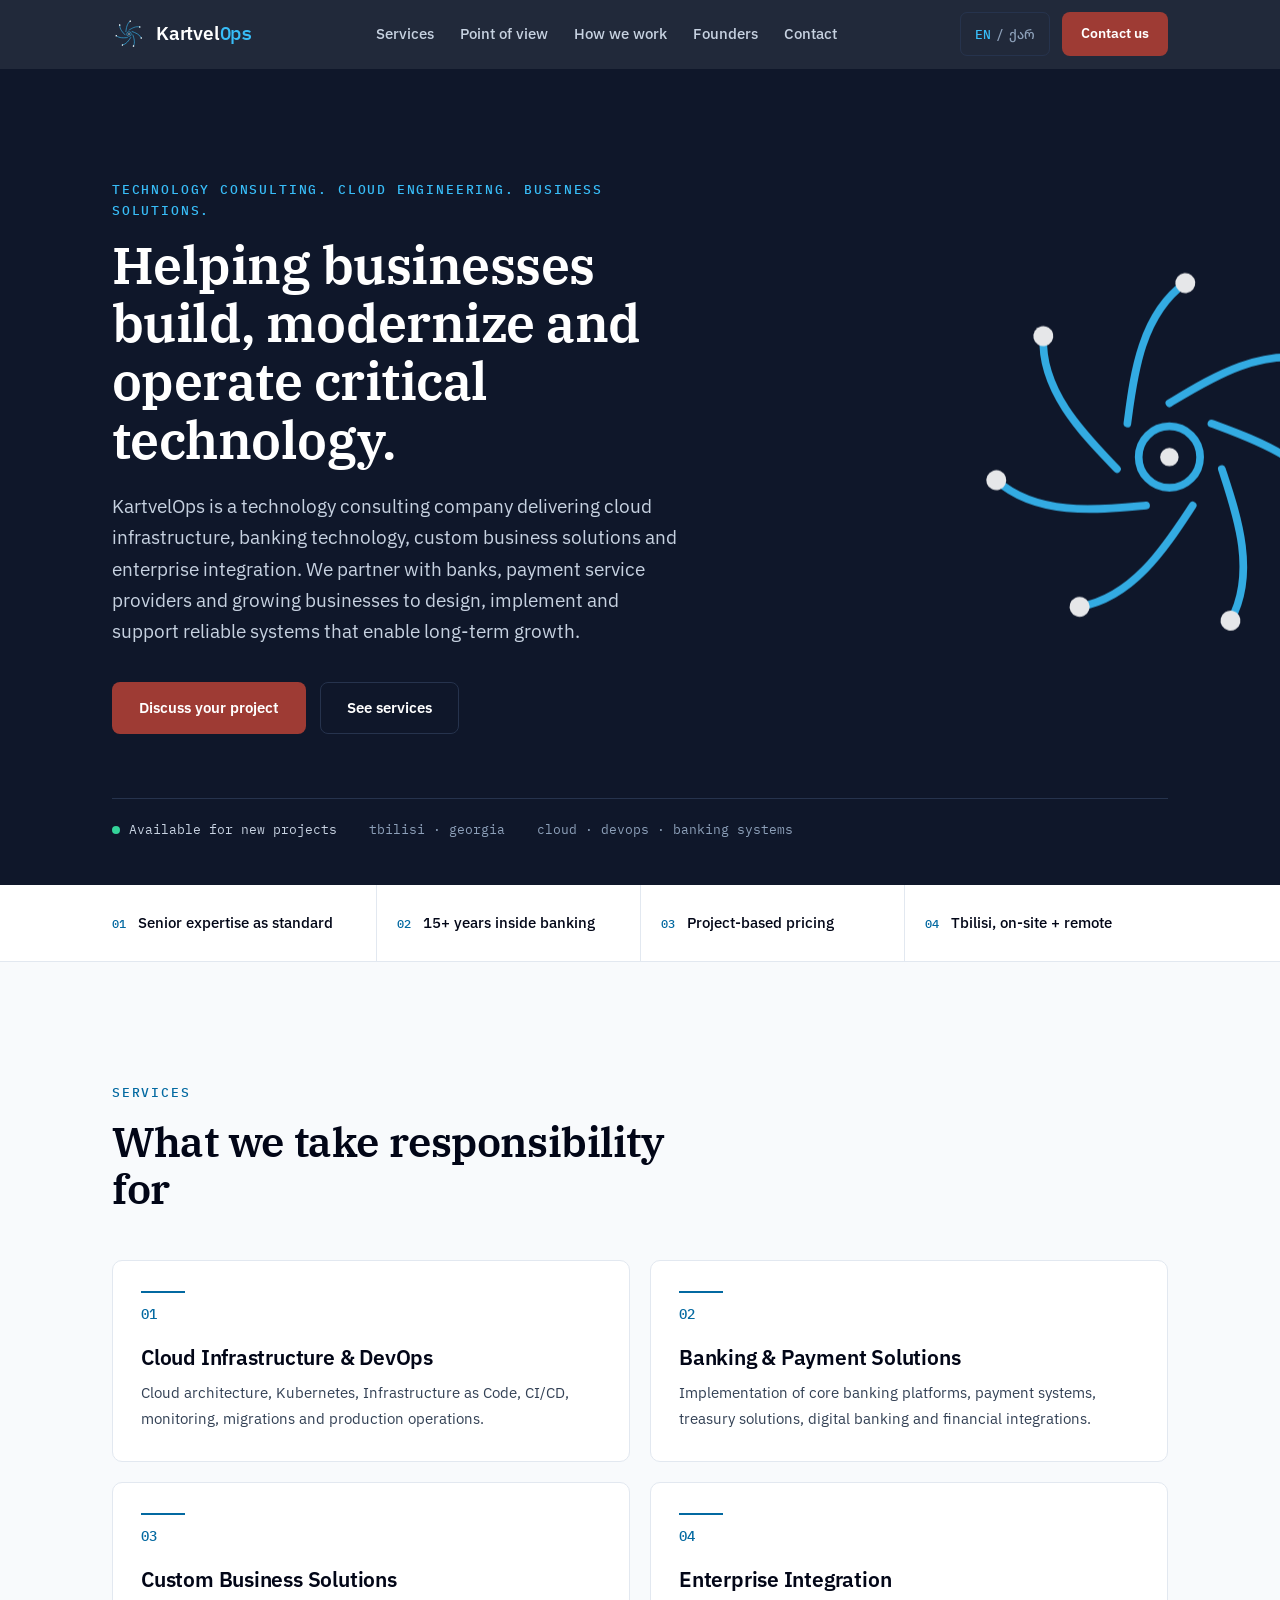
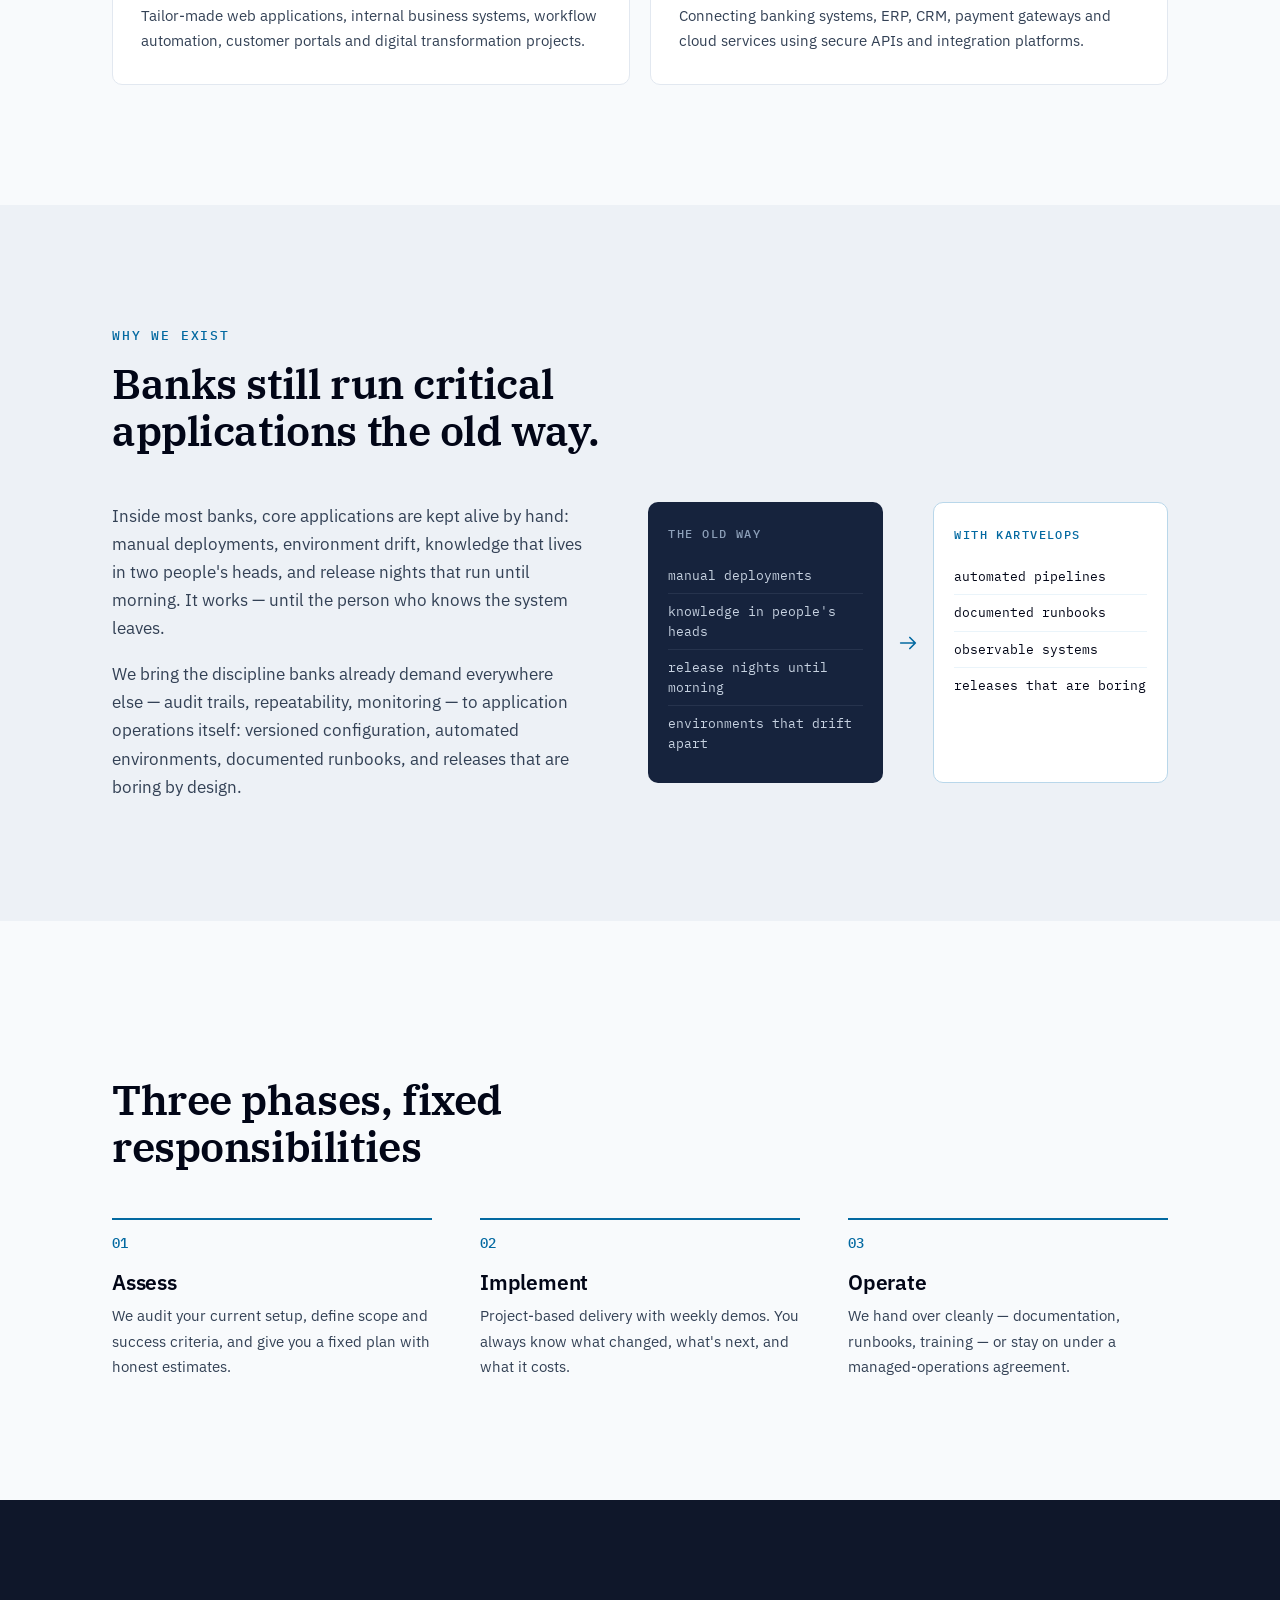
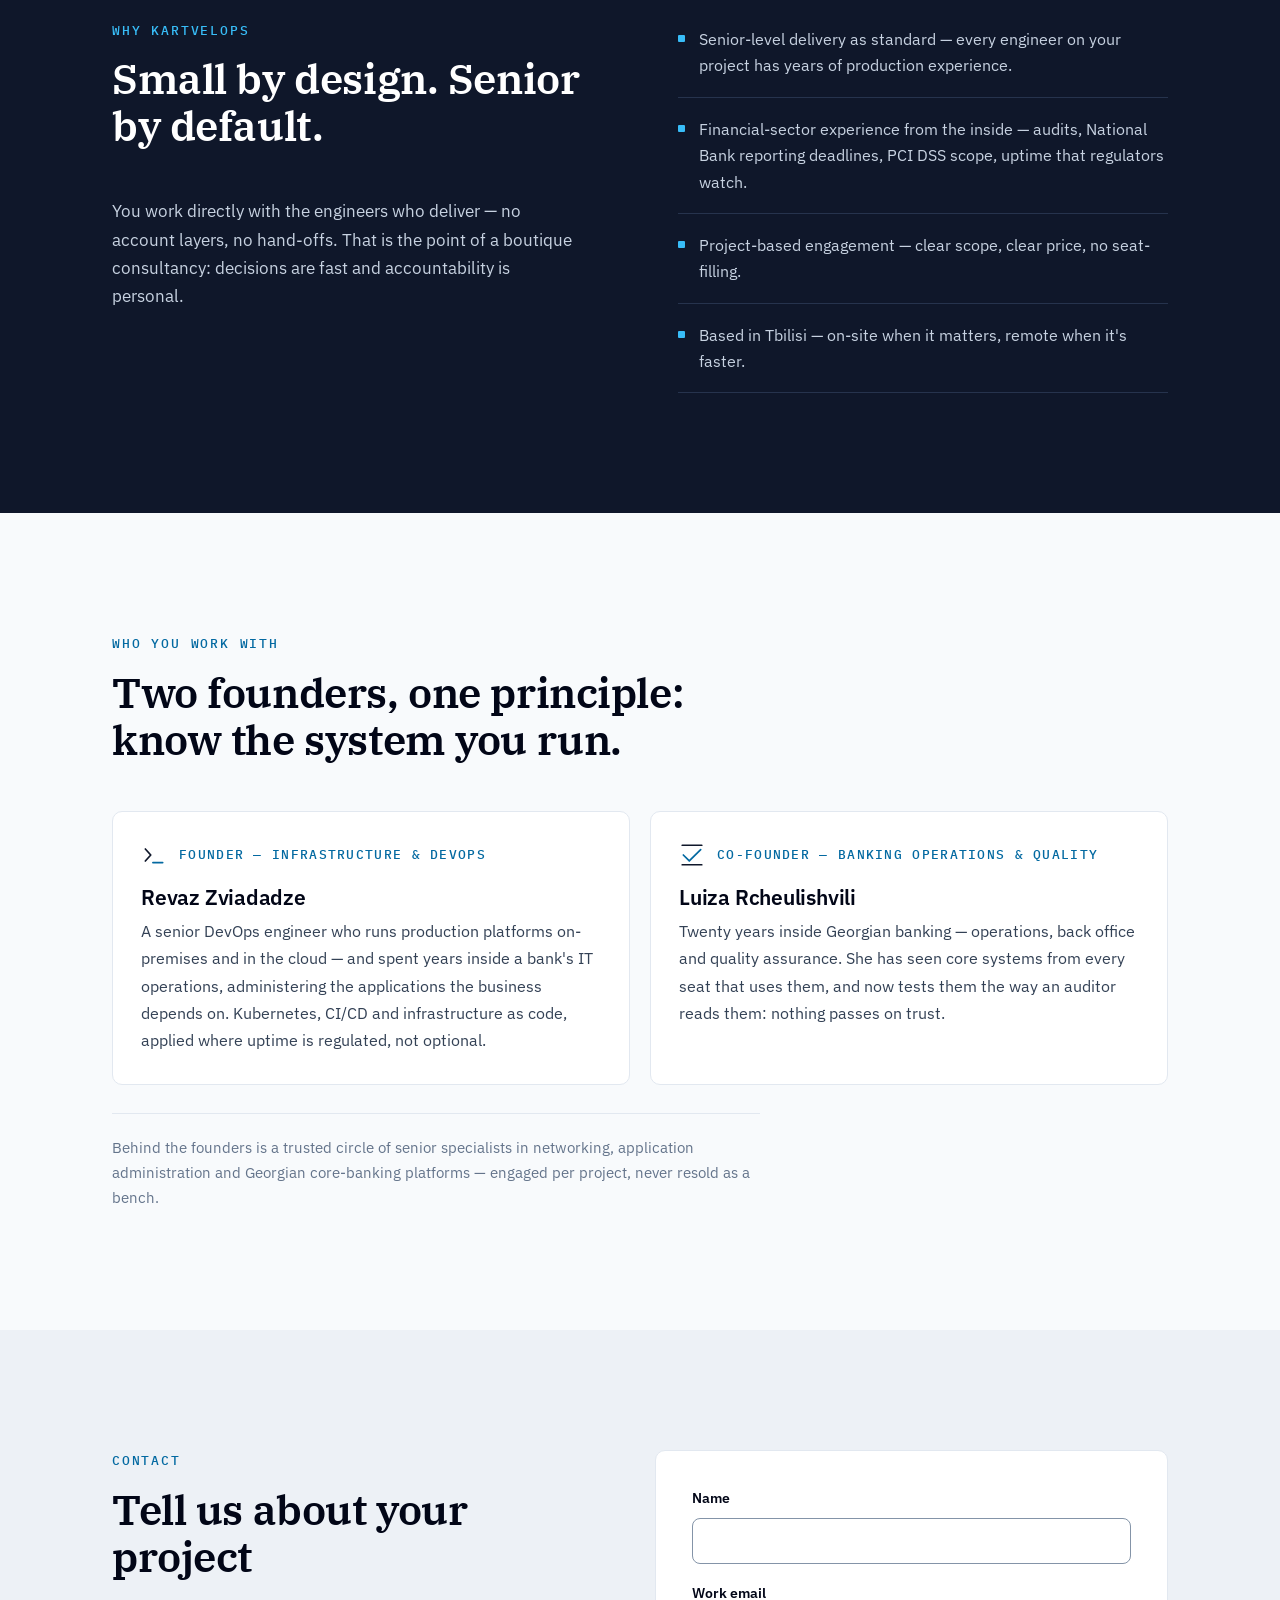
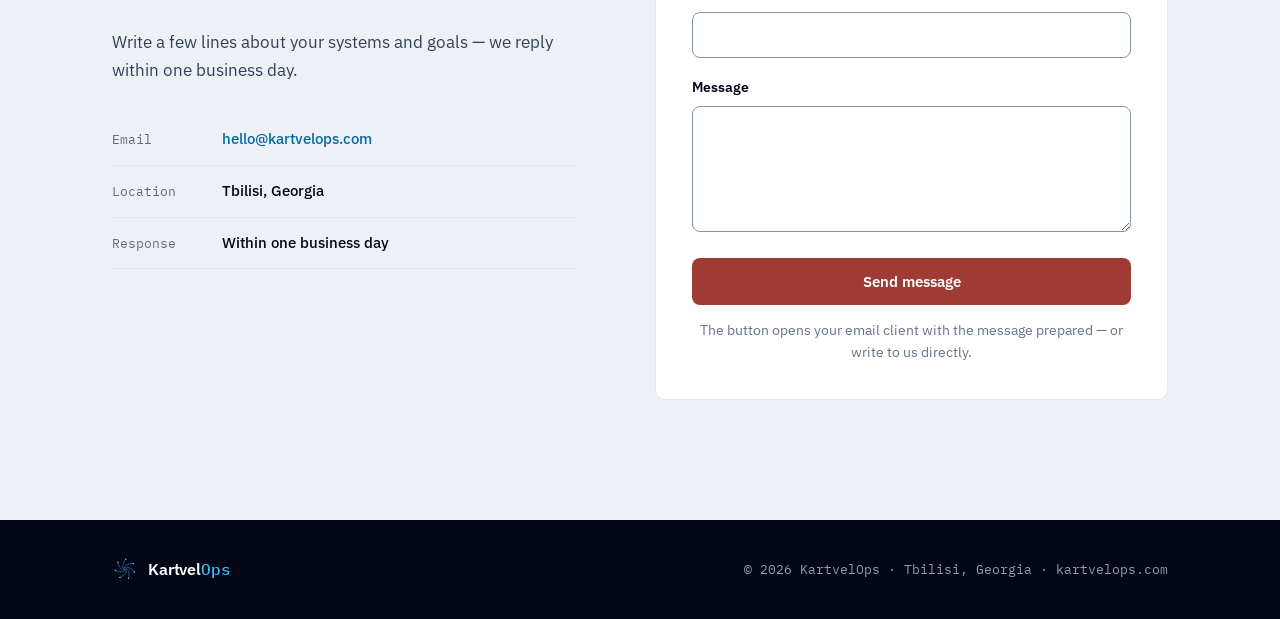
<file: index.html>
<!DOCTYPE html>
<html lang="en">
<head>
  <meta charset="UTF-8">
  <meta name="viewport" content="width=device-width, initial-scale=1.0">
  <title>KartvelOps — Cloud, DevOps & Banking Systems · Tbilisi</title>
  <meta name="description" content="KartvelOps is a Tbilisi-based IT consultancy. We implement, integrate and operate enterprise platforms — cloud infrastructure, DevOps and banking systems — with engineering discipline.">
  <link rel="canonical" href="https://kartvelops.com/">
  <link rel="alternate" hreflang="en" href="https://kartvelops.com/">
  <link rel="alternate" hreflang="ka" href="https://kartvelops.com/?lang=ka">
  <link rel="alternate" hreflang="x-default" href="https://kartvelops.com/">
  <meta name="theme-color" content="#0F172A">
  <meta property="og:type" content="website">
  <meta property="og:site_name" content="KartvelOps">
  <meta property="og:title" content="KartvelOps — Cloud, DevOps & Banking Systems · Tbilisi">
  <meta property="og:description" content="Cloud infrastructure and banking systems, run with engineering discipline. A boutique IT consultancy in Tbilisi, Georgia.">
  <meta property="og:url" content="https://kartvelops.com/">
  <meta property="og:image" content="https://kartvelops.com/assets/og-image.png">
  <meta property="og:image:width" content="1200">
  <meta property="og:image:height" content="630">
  <meta property="og:image:alt" content="KartvelOps — Borjgali mark with the tagline: cloud infrastructure and banking systems, run with engineering discipline.">
  <meta property="og:locale" content="en_US">
  <meta property="og:locale:alternate" content="ka_GE">
  <meta name="twitter:card" content="summary_large_image">
  <meta name="twitter:title" content="KartvelOps — Cloud, DevOps & Banking Systems · Tbilisi">
  <meta name="twitter:description" content="Cloud infrastructure and banking systems, run with engineering discipline. A boutique IT consultancy in Tbilisi, Georgia.">
  <meta name="twitter:image" content="https://kartvelops.com/assets/og-image.png">
  <link rel="icon" type="image/svg+xml" href="assets/favicon.svg">
  <link rel="icon" href="/favicon.ico" sizes="32x32">
  <link rel="apple-touch-icon" href="assets/apple-touch-icon.png">
  <link rel="preconnect" href="https://fonts.googleapis.com">
  <link rel="preconnect" href="https://fonts.gstatic.com" crossorigin>
  <link href="https://fonts.googleapis.com/css2?family=IBM+Plex+Sans:wght@400;500;600&family=IBM+Plex+Serif:wght@600;700&family=IBM+Plex+Mono:wght@400;500&family=Noto+Sans+Georgian:wght@400;500;600&family=Noto+Serif+Georgian:wght@600;700&display=swap" rel="stylesheet">
  <link rel="stylesheet" href="assets/styles.css">
  <script type="application/ld+json">
  {
    "@context": "https://schema.org",
    "@type": "ProfessionalService",
    "name": "KartvelOps",
    "url": "https://kartvelops.com",
    "email": "hello@kartvelops.com",
    "description": "IT consultancy in Tbilisi, Georgia. Cloud & DevOps engineering, banking systems implementation, systems integration and managed operations.",
    "address": { "@type": "PostalAddress", "addressLocality": "Tbilisi", "addressCountry": "GE" },
    "areaServed": "Georgia",
    "knowsLanguage": ["ka", "en"],
    "founder": [
      { "@type": "Person", "name": "Revaz Zviadadze", "jobTitle": "Founder — Infrastructure & DevOps" },
      { "@type": "Person", "name": "Luiza Rcheulishvili", "jobTitle": "Co-founder — Banking Operations & Quality" }
    ]
  }
  </script>
</head>
<body>
  <div id="top"></div>
  <a class="skip-link" href="#main" data-i18n="skip">Skip to content</a>

  <!-- ============ HEADER ============ -->
  <header class="site-header">
    <div class="container header-inner">
      <a class="brand" href="#top" aria-label="KartvelOps — home">
        <svg class="brand-mark" viewBox="-60 -60 120 120" aria-hidden="true" focusable="false">
          <use href="#borjgali"></use>
        </svg>
        <span class="brand-word">Kartvel<span class="brand-ops">Ops</span></span>
      </a>
      <nav class="site-nav" aria-label="Main">
        <a href="#services" data-i18n="nav.services">Services</a>
        <a href="#pov" data-i18n="nav.pov">Point of view</a>
        <a href="#process" data-i18n="nav.process">How we work</a>
        <a href="#team" data-i18n="nav.team">Founders</a>
        <a href="#contact" data-i18n="nav.contact">Contact</a>
      </nav>
      <div class="header-actions">
        <button class="lang-toggle" id="langToggle" type="button" aria-label="Switch language">
          <span class="lang-opt" data-lang-opt="en">EN</span><span class="lang-sep">/</span><span class="lang-opt" data-lang-opt="ka">ქარ</span>
        </button>
        <a class="btn btn-primary btn-sm header-cta" href="#contact" data-i18n="nav.cta">Contact us</a>
        <button class="menu-toggle" id="menuToggle" type="button" aria-expanded="false" aria-controls="mobileMenu" aria-label="Menu">
          <span class="menu-bar" aria-hidden="true"></span>
          <span class="menu-bar" aria-hidden="true"></span>
        </button>
      </div>
    </div>
    <div class="mobile-menu" id="mobileMenu" hidden>
      <nav class="mobile-nav" aria-label="Mobile">
        <a href="#services" data-i18n="nav.services">Services</a>
        <a href="#pov" data-i18n="nav.pov">Point of view</a>
        <a href="#process" data-i18n="nav.process">How we work</a>
        <a href="#team" data-i18n="nav.team">Founders</a>
        <a href="#contact" data-i18n="nav.contact">Contact</a>
      </nav>
      <a class="btn btn-invert btn-block" href="#contact" data-i18n="nav.cta">Contact us</a>
    </div>
  </header>

  <main id="main">

    <!-- ============ HERO ============ -->
    <section class="hero" aria-labelledby="hero-title">
      <div class="container hero-grid">
        <div class="hero-copy">
          <p class="eyebrow hero-load" style="--d:0ms" data-i18n="hero.eyebrow">Tbilisi, Georgia — IT consultancy</p>
          <h1 class="hero-title hero-load" style="--d:80ms" id="hero-title" data-i18n="hero.title">Cloud infrastructure and banking systems, run with engineering discipline.</h1>
          <p class="hero-lead hero-load" style="--d:160ms" data-i18n="hero.lead">KartvelOps implements, integrates and operates the platforms businesses depend on — from CI/CD and Kubernetes to core-banking rollouts. Experienced engineers on every task, project-based delivery, nothing you don't need.</p>
          <div class="hero-ctas hero-load" style="--d:240ms">
            <a class="btn btn-invert" href="#contact" data-i18n="hero.cta1">Discuss your project</a>
            <a class="btn btn-ghost" href="#services" data-i18n="hero.cta2">See services</a>
          </div>
        </div>
        <div class="hero-visual" aria-hidden="true">
          <svg class="borjgali-hero" viewBox="-60 -60 120 120" focusable="false">
            <defs>
              <g id="borjgali-core">
                <g class="bj-arms">
                  <g class="bj-arm"><path d="M 0 -14 C 10 -20, 24 -29, 38 -25"></path><circle class="bj-node" cx="38" cy="-25" r="2.6"></circle></g>
                  <g class="bj-arm" transform="rotate(51.43)"><path d="M 0 -14 C 10 -20, 24 -29, 38 -25"></path><circle class="bj-node" cx="38" cy="-25" r="2.6"></circle></g>
                  <g class="bj-arm" transform="rotate(102.86)"><path d="M 0 -14 C 10 -20, 24 -29, 38 -25"></path><circle class="bj-node" cx="38" cy="-25" r="2.6"></circle></g>
                  <g class="bj-arm" transform="rotate(154.29)"><path d="M 0 -14 C 10 -20, 24 -29, 38 -25"></path><circle class="bj-node" cx="38" cy="-25" r="2.6"></circle></g>
                  <g class="bj-arm" transform="rotate(205.71)"><path d="M 0 -14 C 10 -20, 24 -29, 38 -25"></path><circle class="bj-node" cx="38" cy="-25" r="2.6"></circle></g>
                  <g class="bj-arm" transform="rotate(257.14)"><path d="M 0 -14 C 10 -20, 24 -29, 38 -25"></path><circle class="bj-node" cx="38" cy="-25" r="2.6"></circle></g>
                  <g class="bj-arm" transform="rotate(308.57)"><path d="M 0 -14 C 10 -20, 24 -29, 38 -25"></path><circle class="bj-node" cx="38" cy="-25" r="2.6"></circle></g>
                </g>
                <circle class="bj-core" cx="0" cy="0" r="8"></circle>
                <circle class="bj-dot" cx="0" cy="0" r="2.4"></circle>
              </g>
              <g id="borjgali">
                <circle class="bj-orbit" cx="0" cy="0" r="52"></circle>
                <use href="#borjgali-core"></use>
              </g>
            </defs>
            <use href="#borjgali-core"></use>
          </svg>
        </div>
      </div>
      <div class="container">
        <div class="status-strip hero-load" style="--d:320ms">
          <span class="status-item"><span class="status-dot" aria-hidden="true"></span><span data-i18n="status.available">available for new projects</span></span>
          <span class="status-item status-dim">tbilisi · georgia</span>
          <span class="status-item status-dim">cloud · devops · banking systems</span>
        </div>
      </div>
    </section>

    <!-- ============ TRUST MARKERS ============ -->
    <section class="trust" aria-label="Key facts">
      <div class="container trust-row">
        <div class="trust-item reveal" style="--d:0ms"><span class="trust-key">01</span><span data-i18n="trust.1">Senior expertise as standard</span></div>
        <div class="trust-item reveal" style="--d:60ms"><span class="trust-key">02</span><span data-i18n="trust.2">20+ years inside banking</span></div>
        <div class="trust-item reveal" style="--d:120ms"><span class="trust-key">03</span><span data-i18n="trust.3">Project-based pricing</span></div>
        <div class="trust-item reveal" style="--d:180ms"><span class="trust-key">04</span><span data-i18n="trust.4">Tbilisi, on-site + remote</span></div>
      </div>
    </section>

    <!-- ============ SERVICES ============ -->
    <section class="section" id="services" aria-labelledby="services-title">
      <div class="container">
        <p class="eyebrow reveal" data-i18n="services.eyebrow">Services</p>
        <h2 class="section-title reveal" id="services-title" data-i18n="services.title">What we take responsibility for</h2>
        <div class="cards-grid">
          <article class="card reveal" style="--d:0ms">
            <span class="card-num" aria-hidden="true">01</span>
            <h3 data-i18n="svc1.title">Cloud &amp; DevOps engineering</h3>
            <p data-i18n="svc1.body">CI/CD pipelines, Kubernetes, infrastructure as code, observability — on-premises and in the cloud. We design the platform, automate delivery, and leave your team faster than we found it.</p>
          </article>
          <article class="card reveal" style="--d:80ms">
            <span class="card-num" aria-hidden="true">02</span>
            <h3 data-i18n="svc2.title">Banking systems implementation</h3>
            <p data-i18n="svc2.body">Rollout, parameterization and day-two operation of core and peripheral banking applications — environments, data migration, batch operations, UAT and go-live, run to financial-sector standards.</p>
          </article>
          <article class="card reveal" style="--d:160ms">
            <span class="card-num" aria-hidden="true">03</span>
            <h3 data-i18n="svc3.title">Systems integration</h3>
            <p data-i18n="svc3.body">Connecting core platforms to the systems around them — APIs, middleware, reporting flows — with clean contracts and documented interfaces.</p>
          </article>
          <article class="card reveal" style="--d:240ms">
            <span class="card-num" aria-hidden="true">04</span>
            <h3 data-i18n="svc4.title">Managed operations</h3>
            <p data-i18n="svc4.body">After go-live we stay accountable: monitoring, incident response, upgrades and SLAs — so the platform keeps earning trust.</p>
          </article>
        </div>
      </div>
    </section>

    <!-- ============ POINT OF VIEW ============ -->
    <section class="section section-mist" id="pov" aria-labelledby="pov-title">
      <div class="container">
        <p class="eyebrow reveal" data-i18n="pov.eyebrow">Why we exist</p>
        <h2 class="section-title reveal" id="pov-title" data-i18n="pov.title">Banks still run critical applications the old way.</h2>
        <div class="pov-grid">
          <div class="pov-copy">
            <p class="reveal" data-i18n="pov.body1">Inside most banks, core applications are kept alive by hand: manual deployments, environment drift, knowledge that lives in two people's heads, and release nights that run until morning. It works — until the person who knows the system leaves.</p>
            <p class="reveal" data-i18n="pov.body2">We bring the discipline banks already demand everywhere else — audit trails, repeatability, monitoring — to application operations itself: versioned configuration, automated environments, documented runbooks, and releases that are boring by design.</p>
          </div>
          <div class="pov-compare reveal" role="img" aria-label="Comparison of the old way of running banking applications versus the KartvelOps way">
            <div class="pov-panel pov-panel-old">
              <p class="pov-panel-title" data-i18n="pov.old.title">the old way</p>
              <ul>
                <li data-i18n="pov.old.1">manual deployments</li>
                <li data-i18n="pov.old.2">knowledge in people's heads</li>
                <li data-i18n="pov.old.3">release nights until morning</li>
                <li data-i18n="pov.old.4">environments that drift apart</li>
              </ul>
            </div>
            <div class="pov-arrow" aria-hidden="true">
              <svg viewBox="0 0 24 24" focusable="false"><path d="M4 12h16m0 0-6-6m6 6-6 6"/></svg>
            </div>
            <div class="pov-panel pov-panel-new">
              <p class="pov-panel-title" data-i18n="pov.new.title">with kartvelops</p>
              <ul>
                <li data-i18n="pov.new.1">automated pipelines</li>
                <li data-i18n="pov.new.2">documented runbooks</li>
                <li data-i18n="pov.new.3">observable systems</li>
                <li data-i18n="pov.new.4">releases that are boring</li>
              </ul>
            </div>
          </div>
        </div>
      </div>
    </section>

    <!-- ============ PROCESS ============ -->
    <section class="section" id="process" aria-labelledby="process-title">
      <div class="container">
        <p class="eyebrow reveal" data-i18n="process.eyebrow">How we work</p>
        <h2 class="section-title reveal" id="process-title" data-i18n="process.title">Three phases, fixed responsibilities</h2>
        <ol class="steps">
          <li class="step reveal" style="--d:0ms">
            <span class="step-num">01</span>
            <div>
              <h3 data-i18n="p1.title">Assess</h3>
              <p data-i18n="p1.body">We audit your current setup, define scope and success criteria, and give you a fixed plan with honest estimates.</p>
            </div>
          </li>
          <li class="step reveal" style="--d:100ms">
            <span class="step-num">02</span>
            <div>
              <h3 data-i18n="p2.title">Implement</h3>
              <p data-i18n="p2.body">Project-based delivery with weekly demos. You always know what changed, what's next, and what it costs.</p>
            </div>
          </li>
          <li class="step reveal" style="--d:200ms">
            <span class="step-num">03</span>
            <div>
              <h3 data-i18n="p3.title">Operate</h3>
              <p data-i18n="p3.body">We hand over cleanly — documentation, runbooks, training — or stay on under a managed-operations agreement.</p>
            </div>
          </li>
        </ol>
      </div>
    </section>

    <!-- ============ WHY US ============ -->
    <section class="section section-navy" id="why" aria-labelledby="why-title">
      <div class="container why-grid">
        <div>
          <p class="eyebrow eyebrow-dark reveal" data-i18n="why.eyebrow">Why KartvelOps</p>
          <h2 class="section-title reveal" id="why-title" data-i18n="why.title">Small by design. Senior by default.</h2>
          <p class="why-lead reveal" data-i18n="why.body">You work directly with the engineers who deliver — no account layers, no hand-offs. That is the point of a boutique consultancy: decisions are fast and accountability is personal.</p>
        </div>
        <ul class="why-list">
          <li class="reveal" style="--d:0ms"><span data-i18n="why.1">Senior-level delivery as standard — every engineer on your project has years of production experience.</span></li>
          <li class="reveal" style="--d:80ms"><span data-i18n="why.2">Financial-sector experience from the inside — audits, National Bank reporting deadlines, PCI DSS scope, uptime that regulators watch.</span></li>
          <li class="reveal" style="--d:160ms"><span data-i18n="why.3">Project-based engagement — clear scope, clear price, no seat-filling.</span></li>
          <li class="reveal" style="--d:240ms"><span data-i18n="why.4">Based in Tbilisi — on-site when it matters, remote when it's faster.</span></li>
        </ul>
      </div>
    </section>

    <!-- ============ FOUNDERS ============ -->
    <section class="section" id="team" aria-labelledby="team-title">
      <div class="container">
        <p class="eyebrow reveal" data-i18n="team.eyebrow">Who you work with</p>
        <h2 class="section-title reveal" id="team-title" data-i18n="team.title">Two founders, one principle: know the system you run.</h2>
        <div class="team-grid">
          <article class="founder reveal" style="--d:0ms">
            <div class="founder-head">
              <svg class="founder-glyph" viewBox="0 0 24 24" aria-hidden="true" focusable="false"><path d="M4 17.5 9 12 4 6.5"/><path d="M11 19h9" class="icon-accent"/></svg>
              <p class="founder-role" data-i18n="team.a.role">Founder — Infrastructure &amp; DevOps</p>
            </div>
            <h3 class="founder-name" data-i18n="team.a.name">Revaz Zviadadze</h3>
            <p class="founder-bio" data-i18n="team.a.bio">A senior DevOps engineer who runs production platforms on-premises and in the cloud — and spent years inside a bank's IT operations, administering the applications the business depends on. Kubernetes, CI/CD and infrastructure as code, applied where uptime is regulated, not optional.</p>
          </article>
          <article class="founder reveal" style="--d:100ms">
            <div class="founder-head">
              <svg class="founder-glyph" viewBox="0 0 24 24" aria-hidden="true" focusable="false"><path d="M20 7 9.5 17.5 4 12" class="icon-accent"/><path d="M3 21h18M3 3h18"/></svg>
              <p class="founder-role" data-i18n="team.b.role">Co-founder — Banking Operations &amp; Quality</p>
            </div>
            <h3 class="founder-name" data-i18n="team.b.name">Luiza Rcheulishvili</h3>
            <p class="founder-bio" data-i18n="team.b.bio">Twenty years inside Georgian banking — operations, back office and quality assurance. She has seen core systems from every seat that uses them, and now tests them the way an auditor reads them: nothing passes on trust.</p>
          </article>
        </div>
        <p class="team-note reveal" data-i18n="team.note">Behind the founders is a trusted circle of senior specialists in networking, application administration and Georgian core-banking platforms — engaged per project, never resold as a bench.</p>
      </div>
    </section>

    <!-- ============ CONTACT ============ -->
    <section class="section section-mist" id="contact" aria-labelledby="contact-title">
      <div class="container contact-grid">
        <div class="contact-copy">
          <p class="eyebrow reveal" data-i18n="contact.eyebrow">Contact</p>
          <h2 class="section-title reveal" id="contact-title" data-i18n="contact.title">Tell us about your project</h2>
          <p class="reveal" data-i18n="contact.body">Write a few lines about your systems and goals — we reply within one business day.</p>
          <dl class="contact-details reveal">
            <div><dt data-i18n="contact.email">Email</dt><dd><a href="mailto:hello@kartvelops.com">hello@kartvelops.com</a></dd></div>
            <div><dt data-i18n="contact.location">Location</dt><dd data-i18n="contact.city">Tbilisi, Georgia</dd></div>
            <div><dt data-i18n="contact.response">Response</dt><dd data-i18n="contact.responseTime">Within one business day</dd></div>
          </dl>
        </div>
        <form class="contact-form reveal" id="contactForm" novalidate>
          <div class="field">
            <label for="f-name" data-i18n="form.name">Name</label>
            <input id="f-name" name="name" type="text" autocomplete="name" required>
          </div>
          <div class="field">
            <label for="f-email" data-i18n="form.email">Work email</label>
            <input id="f-email" name="email" type="email" autocomplete="email" required>
          </div>
          <div class="field">
            <label for="f-msg" data-i18n="form.message">Message</label>
            <textarea id="f-msg" name="message" rows="5" required></textarea>
          </div>
          <button class="btn btn-primary btn-block" type="submit" data-i18n="form.send">Send message</button>
          <p class="form-note" data-i18n="form.note">The button opens your email client with the message prepared — or write to us directly.</p>
        </form>
      </div>
    </section>

  </main>

  <!-- ============ FOOTER ============ -->
  <footer class="site-footer">
    <div class="container footer-inner">
      <a class="brand brand-footer" href="#top" aria-label="KartvelOps — back to top">
        <svg class="brand-mark" viewBox="-60 -60 120 120" aria-hidden="true" focusable="false"><use href="#borjgali"></use></svg>
        <span class="brand-word">Kartvel<span class="brand-ops">Ops</span></span>
      </a>
      <p class="footer-meta"><span data-i18n="footer.line">© 2026 KartvelOps · Tbilisi, Georgia</span> · kartvelops.com</p>
    </div>
  </footer>

  <script src="assets/app.js"></script>
</body>
</html>
</file>
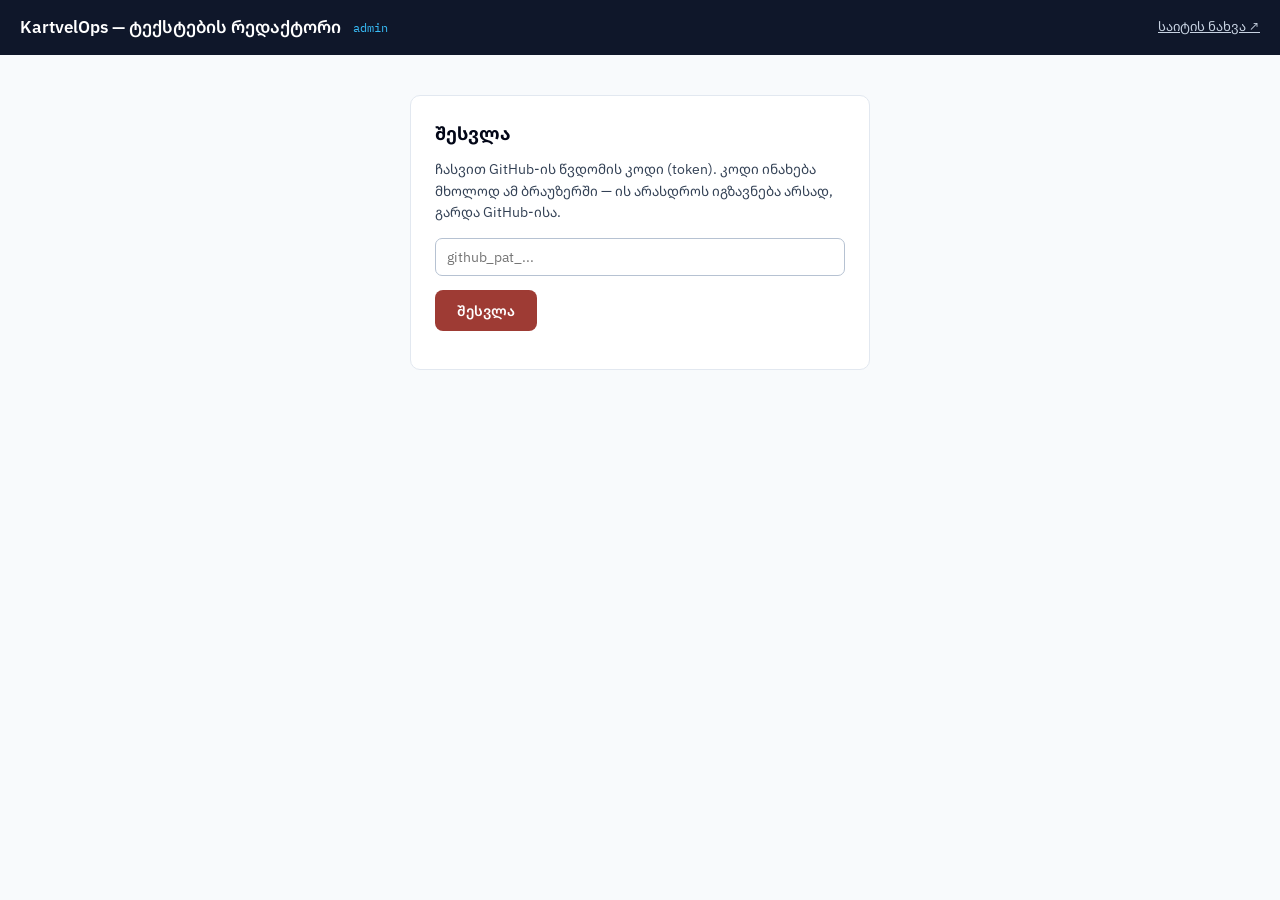
<file: admin/index.html>
<!DOCTYPE html>
<html lang="ka">
<head>
  <meta charset="UTF-8">
  <meta name="viewport" content="width=device-width, initial-scale=1.0">
  <meta name="robots" content="noindex, nofollow">
  <title>KartvelOps — ტექსტების რედაქტორი</title>
  <link rel="icon" type="image/svg+xml" href="../assets/favicon.svg">
  <link href="https://fonts.googleapis.com/css2?family=IBM+Plex+Sans:wght@400;500;600&family=IBM+Plex+Mono:wght@400;500&family=Noto+Sans+Georgian:wght@400;500;600&display=swap" rel="stylesheet">
  <style>
    :root {
      --ink: #020617; --navy: #0F172A; --slate: #334155; --slate-3: #64748B;
      --paper: #F8FAFC; --mist: #EDF1F6; --white: #FFFFFF; --border: #E2E8F0;
      --azure: #0369A1; --azure-bright: #38BDF8; --wine: #9E3B34; --ok: #059669; --err: #DC2626;
    }
    * { margin: 0; padding: 0; box-sizing: border-box; }
    body {
      font-family: "IBM Plex Sans", "Noto Sans Georgian", system-ui, sans-serif;
      background: var(--paper); color: var(--slate); font-size: 15px; line-height: 1.6;
      padding-bottom: 90px;
    }
    .top {
      background: var(--navy); color: var(--white);
      padding: 14px 20px; display: flex; align-items: center; gap: 12px; flex-wrap: wrap;
    }
    .top h1 { font-size: 17px; font-weight: 600; }
    .top .tag { font-family: "IBM Plex Mono", monospace; font-size: 12px; color: var(--azure-bright); }
    .top a { color: #C7D2E1; font-size: 13px; margin-left: auto; }
    .wrap { max-width: 860px; margin: 0 auto; padding: 24px 20px; }
    .hint {
      background: var(--mist); border: 1px solid var(--border); border-radius: 10px;
      padding: 14px 16px; font-size: 13.5px; margin-bottom: 22px; color: var(--slate);
    }
    .card {
      background: var(--white); border: 1px solid var(--border); border-radius: 10px;
      padding: 24px; max-width: 460px; margin: 40px auto;
    }
    .card h2 { font-size: 18px; color: var(--ink); margin-bottom: 10px; }
    .card p { font-size: 13.5px; margin-bottom: 14px; }
    input, textarea {
      width: 100%; font-family: inherit; font-size: 14px; color: var(--ink);
      background: var(--white); border: 1px solid #B6C2D2; border-radius: 7px;
      padding: 9px 11px;
    }
    textarea { resize: vertical; min-height: 64px; }
    input:focus, textarea:focus { outline: none; border-color: var(--azure); box-shadow: 0 0 0 3px rgba(3,105,161,.12); }
    button {
      font-family: inherit; font-size: 14px; font-weight: 600; cursor: pointer;
      border: none; border-radius: 8px; padding: 11px 22px;
      background: var(--wine); color: var(--white);
    }
    button:hover { filter: brightness(0.92); }
    button.quiet { background: transparent; color: var(--slate-3); font-weight: 500; }
    details {
      background: var(--white); border: 1px solid var(--border); border-radius: 10px;
      margin-bottom: 14px; overflow: hidden;
    }
    summary {
      cursor: pointer; padding: 14px 18px; font-weight: 600; color: var(--ink);
      font-size: 15px; user-select: none;
    }
    summary:hover { background: var(--mist); }
    .fields { padding: 4px 18px 18px; border-top: 1px solid var(--border); }
    .field { margin-top: 16px; }
    .field > label { display: block; font-size: 13px; font-weight: 600; color: var(--ink); margin-bottom: 6px; }
    .pair { display: grid; gap: 8px; }
    .pair .lang-row { display: flex; gap: 8px; align-items: flex-start; }
    .lang-tag {
      flex: none; font-family: "IBM Plex Mono", monospace; font-size: 11px; font-weight: 500;
      color: var(--azure); border: 1px solid var(--border); border-radius: 5px;
      padding: 3px 6px; margin-top: 7px; width: 38px; text-align: center;
    }
    .savebar {
      position: fixed; bottom: 0; left: 0; right: 0; z-index: 10;
      background: var(--navy); padding: 14px 20px;
      display: flex; align-items: center; gap: 16px;
    }
    .savebar .status { font-size: 13.5px; color: #C7D2E1; }
    .savebar .status.ok { color: #6EE7B7; }
    .savebar .status.err { color: #FCA5A5; }
    .hidden { display: none !important; }
  </style>
</head>
<body>
  <header class="top">
    <h1>KartvelOps — ტექსტების რედაქტორი</h1>
    <span class="tag">admin</span>
    <a href="../" target="_blank" rel="noopener">საიტის ნახვა ↗</a>
  </header>

  <!-- ============ LOGIN ============ -->
  <div class="card" id="loginCard">
    <h2>შესვლა</h2>
    <p>ჩასვით GitHub-ის წვდომის კოდი (token). კოდი ინახება მხოლოდ ამ ბრაუზერში — ის არასდროს იგზავნება არსად, გარდა GitHub-ისა.</p>
    <input id="tokenInput" type="password" placeholder="github_pat_..." autocomplete="off">
    <p style="margin-top:14px"></p>
    <button id="loginBtn">შესვლა</button>
    <p id="loginMsg" style="color:var(--err); margin-top:10px;"></p>
  </div>

  <!-- ============ EDITOR ============ -->
  <div class="wrap hidden" id="editor">
    <div class="hint">
      შეცვალეთ ტექსტი და დააჭირეთ „შენახვას" ქვემოთ. საიტი განახლდება დაახლოებით 1 წუთში.
      ყველა ცვლილება ინახება ისტორიაში — შეცდომის შემთხვევაში ყველაფრის აღდგენა შესაძლებელია.
      <strong>EN</strong> — ინგლისური ვერსია, <strong>ქარ</strong> — ქართული.
    </div>
    <div id="sections"></div>
  </div>

  <div class="savebar hidden" id="savebar">
    <button id="saveBtn">შენახვა</button>
    <span class="status" id="status"></span>
    <button class="quiet" id="logoutBtn" style="margin-left:auto">გასვლა</button>
  </div>

  <script>
  (function () {
    "use strict";

    var REPO = "tcpphoenix/kartvelops";
    var FILE = "content/texts.json";
    var API = "https://api.github.com/repos/" + REPO + "/contents/" + FILE;
    var TOKEN_KEY = "kartvelops-admin-token";

    /* ---- section titles & field labels (Georgian) ---- */
    var SECTIONS = [
      ["hero",     "მთავარი ეკრანი"],
      ["status",   "სტატუსის ზოლი"],
      ["trust",    "ფაქტების ზოლი"],
      ["services", "სერვისები — სათაური"],
      ["svc1",     "სერვისი 01 — ღრუბელი და DevOps"],
      ["svc2",     "სერვისი 02 — საბანკო სისტემები"],
      ["svc3",     "სერვისი 03 — ინტეგრაცია"],
      ["svc4",     "სერვისი 04 — მართული ოპერაციები"],
      ["pov",      "ჩვენი ხედვა"],
      ["process",  "როგორ ვმუშაობთ — სათაური"],
      ["p1",       "ეტაპი 01 — შეფასება"],
      ["p2",       "ეტაპი 02 — დანერგვა"],
      ["p3",       "ეტაპი 03 — ოპერირება"],
      ["why",      "რატომ ჩვენ"],
      ["team",     "გუნდი"],
      ["contact",  "კონტაქტი"],
      ["form",     "ფორმა"],
      ["nav",      "მენიუ (ნავიგაცია)"],
      ["footer",   "ქვედა ზოლი"],
      ["meta",     "SEO — სათაური და აღწერა"],
      ["skip",     "წვდომადობა (იშვიათად შესაცვლელი)"],
      ["aria",     "წვდომადობა — ეკრანის წამკითხველი"]
    ];
    var LABELS = {
      "title": "სათაური", "body": "ტექსტი", "eyebrow": "ზედა წარწერა", "lead": "ქვესათაური",
      "cta": "ღილაკი", "cta1": "მთავარი ღილაკი", "cta2": "მეორე ღილაკი",
      "name": "სახელი", "role": "როლი", "bio": "აღწერა", "note": "შენიშვნა",
      "send": "გაგზავნის ღილაკი", "email": "ელფოსტის ველი", "message": "შეტყობინების ველი",
      "line": "ტექსტი", "desc": "აღწერა", "available": "სტატუსის ტექსტი",
      "location": "მდებარეობა", "city": "ქალაქი", "response": "პასუხი", "responseTime": "პასუხის დრო",
      "services": "მენიუ — სერვისები", "pov": "მენიუ — ხედვა", "process": "მენიუ — პროცესი",
      "team": "მენიუ — გუნდი", "contact": "მენიუ — კონტაქტი", "lang": "ენის ღილაკის აღწერა", "menu": "მენიუს ღილაკი"
    };
    function labelFor(key) {
      var parts = key.split(".");
      var last = parts[parts.length - 1];
      if (/^\d+$/.test(last)) {
        var prev = parts[parts.length - 2];
        if (prev === "old") return "ძველი გზა — პუნქტი " + last;
        if (prev === "new") return "ახალი გზა — პუნქტი " + last;
        return "პუნქტი " + last;
      }
      if (parts[1] === "a" || parts[1] === "b") {
        var who = parts[1] === "a" ? "დამფუძნებელი — " : "თანადამფუძნებელი — ";
        return who + (LABELS[last] || last);
      }
      return LABELS[last] || last;
    }
    function sectionFor(key) {
      var p = key.split(".")[0];
      if (p === "skip") return "skip";
      return p;
    }

    /* ---- state ---- */
    var data = null;   // {en:{}, ka:{}}
    var sha = null;
    var token = null;
    try { token = localStorage.getItem(TOKEN_KEY); } catch (e) {}

    var $ = function (id) { return document.getElementById(id); };

    function b64encodeUtf8(str) {
      return btoa(unescape(encodeURIComponent(str)));
    }
    function b64decodeUtf8(b64) {
      return decodeURIComponent(escape(atob(b64.replace(/\n/g, ""))));
    }

    /* ---- load ---- */
    function load() {
      fetch(API, { headers: headers() })
        .then(function (r) {
          if (r.status === 401) throw new Error("auth");
          if (!r.ok) throw new Error("http " + r.status);
          return r.json();
        })
        .then(function (j) {
          sha = j.sha;
          data = JSON.parse(b64decodeUtf8(j.content));
          render();
          $("loginCard").classList.add("hidden");
          $("editor").classList.remove("hidden");
          $("savebar").classList.remove("hidden");
        })
        .catch(function (e) {
          if (e.message === "auth") {
            try { localStorage.removeItem(TOKEN_KEY); } catch (err) {}
            token = null;
            $("loginMsg").textContent = "კოდი არასწორია ან ვადაგასულია — სცადეთ თავიდან.";
            showLogin();
          } else {
            $("loginMsg").textContent = "ჩატვირთვა ვერ მოხერხდა: " + e.message;
            showLogin();
          }
        });
    }
    function headers() {
      var h = { "Accept": "application/vnd.github+json" };
      if (token) h["Authorization"] = "Bearer " + token;
      return h;
    }
    function showLogin() {
      $("loginCard").classList.remove("hidden");
      $("editor").classList.add("hidden");
      $("savebar").classList.add("hidden");
    }

    /* ---- render ---- */
    function render() {
      var host = $("sections");
      host.innerHTML = "";
      var keys = Object.keys(data.en);
      SECTIONS.forEach(function (sec, idx) {
        var secKeys = keys.filter(function (k) { return sectionFor(k) === sec[0]; });
        if (!secKeys.length) return;
        var det = document.createElement("details");
        if (idx === 0) det.open = true;
        var sum = document.createElement("summary");
        sum.textContent = sec[1];
        det.appendChild(sum);
        var fields = document.createElement("div");
        fields.className = "fields";
        secKeys.forEach(function (k) {
          var f = document.createElement("div");
          f.className = "field";
          var lab = document.createElement("label");
          lab.textContent = labelFor(k);
          f.appendChild(lab);
          var pair = document.createElement("div");
          pair.className = "pair";
          ["en", "ka"].forEach(function (l) {
            var row = document.createElement("div");
            row.className = "lang-row";
            var tag = document.createElement("span");
            tag.className = "lang-tag";
            tag.textContent = l === "en" ? "EN" : "ქარ";
            row.appendChild(tag);
            var long = (data[l][k] || "").length > 70;
            var inp = document.createElement(long ? "textarea" : "input");
            inp.value = data[l][k] || "";
            inp.dataset.lang = l;
            inp.dataset.key = k;
            row.appendChild(inp);
            pair.appendChild(row);
          });
          f.appendChild(pair);
          fields.appendChild(f);
        });
        det.appendChild(fields);
        host.appendChild(det);
      });
    }

    /* ---- save ---- */
    function collect() {
      var out = { en: {}, ka: {} };
      Object.keys(data.en).forEach(function (k) { out.en[k] = data.en[k]; });
      Object.keys(data.ka).forEach(function (k) { out.ka[k] = data.ka[k]; });
      var inputs = document.querySelectorAll("[data-key]");
      for (var i = 0; i < inputs.length; i++) {
        out[inputs[i].dataset.lang][inputs[i].dataset.key] = inputs[i].value;
      }
      return out;
    }
    function save(retrying) {
      var st = $("status");
      st.className = "status";
      st.textContent = "ინახება…";
      $("saveBtn").disabled = true;
      var body = JSON.stringify(collect(), null, 2) + "\n";
      fetch(API, {
        method: "PUT",
        headers: headers(),
        body: JSON.stringify({
          message: "Update site texts (admin)",
          content: b64encodeUtf8(body),
          sha: sha
        })
      })
        .then(function (r) {
          if (r.status === 409 && !retrying) {
            return fetch(API, { headers: headers() })
              .then(function (rr) { return rr.json(); })
              .then(function (j) { sha = j.sha; save(true); });
          }
          if (r.status === 401 || r.status === 403) throw new Error("კოდს არ აქვს ჩაწერის უფლება ან ვადა გაუვიდა.");
          if (!r.ok) throw new Error("შეცდომა (" + r.status + ")");
          return r.json().then(function (j) {
            if (j && j.content && j.content.sha) sha = j.content.sha;
            st.className = "status ok";
            st.textContent = "✓ შენახულია — საიტი განახლდება დაახლოებით 1 წუთში.";
          });
        })
        .catch(function (e) {
          st.className = "status err";
          st.textContent = "✗ " + e.message;
        })
        .finally(function () { $("saveBtn").disabled = false; });
    }

    /* ---- events ---- */
    $("loginBtn").addEventListener("click", function () {
      var t = $("tokenInput").value.trim();
      if (!t) { $("loginMsg").textContent = "ჩასვით კოდი."; return; }
      token = t;
      try { localStorage.setItem(TOKEN_KEY, t); } catch (e) {}
      $("loginMsg").textContent = "";
      load();
    });
    $("saveBtn").addEventListener("click", function () { save(false); });
    $("logoutBtn").addEventListener("click", function () {
      try { localStorage.removeItem(TOKEN_KEY); } catch (e) {}
      token = null;
      showLogin();
    });

    if (token) load(); else showLogin();
  })();
  </script>
</body>
</html>
</file>
<file: assets/styles.css>
/* ============================================================
   KartvelOps — design tokens & base
   Style: Trust & Authority (navy / azure / paper)
   Type: IBM Plex Serif (display) + IBM Plex Sans (body)
         + IBM Plex Mono (ops voice)
         + Noto Sans/Serif Georgian (ka)
   ============================================================ */

:root {
  /* color tokens */
  --ink: #020617;
  --navy: #0F172A;
  --navy-2: #16233D;
  --slate: #334155;
  --slate-3: #64748B;
  --slate-mist: #5B6B80;    /* muted text on mist surfaces: >=4.5:1 */
  --paper: #F8FAFC;
  --mist: #EDF1F6;
  --white: #FFFFFF;
  --border: #E2E8F0;
  --border-strong: #8494A8;   /* input boundaries: >=3:1 on white */
  --border-dark: #26334D;
  --azure: #0369A1;
  --azure-deep: #075985;
  --azure-bright: #38BDF8;
  --azure-tint: #EAF4FA;
  --text-dark: #C7D2E1;       /* body text on navy surfaces */
  --muted-dark: #8DA0B9;      /* small/dim text on navy: >=4.5:1 */
  --ok: #34D399;

  /* type */
  --font-display: "IBM Plex Serif", "Noto Serif Georgian", Georgia, serif;
  --font-sans: "IBM Plex Sans", "Noto Sans Georgian", system-ui, -apple-system, sans-serif;
  --font-mono: "IBM Plex Mono", "Noto Sans Georgian", ui-monospace, monospace;

  /* type scale */
  --text-xs: 13px;
  --text-sm: 15px;
  --text-base: 17px;
  --text-md: 19px;
  --text-lg: 21px;
  --text-xl: clamp(30px, 3.6vw, 42px);
  --text-hero: clamp(34px, 4.4vw, 52px);

  /* rhythm */
  --container: 1120px;
  --radius: 10px;
  --section-y: clamp(64px, 10vw, 120px);
  --ease-out: cubic-bezier(0.22, 1, 0.36, 1);
}

* { margin: 0; padding: 0; box-sizing: border-box; }

html {
  scroll-behavior: smooth;
  scroll-padding-top: 84px;
}

body {
  font-family: var(--font-sans);
  font-size: var(--text-base);
  line-height: 1.65;
  color: var(--slate);
  background: var(--paper);
  -webkit-font-smoothing: antialiased;
  text-rendering: optimizeLegibility;
}

img, svg { max-width: 100%; display: block; }

h1, h2 {
  font-family: var(--font-display);
  font-weight: 600;
  color: var(--ink);
  line-height: 1.12;
  letter-spacing: -0.01em;
}
h3 { color: var(--ink); line-height: 1.25; letter-spacing: -0.01em; }
/* Georgian is unicameral — negative tracking hurts it */
html[lang="ka"] h1, html[lang="ka"] h2, html[lang="ka"] h3 { letter-spacing: 0; }

a { color: var(--azure); text-decoration: none; }
a:hover { color: var(--azure-deep); }

.container {
  max-width: var(--container);
  margin-inline: auto;
  padding-inline: clamp(20px, 4vw, 32px);
}

/* accessibility */
.skip-link {
  position: absolute; left: -9999px; top: 0;
  background: var(--ink); color: var(--white);
  padding: 10px 18px; z-index: 200; border-radius: 0 0 8px 0;
}
.skip-link:focus { left: 0; color: var(--white); }

:focus-visible {
  outline: 2px solid var(--azure);
  outline-offset: 3px;
  border-radius: 2px;
}

/* ============ shared elements ============ */

.eyebrow {
  font-family: var(--font-mono);
  font-size: var(--text-xs);
  font-weight: 500;
  text-transform: uppercase;
  letter-spacing: 0.14em;
  color: var(--azure);
  margin-bottom: 14px;
}
html[lang="ka"] .eyebrow { letter-spacing: 0.06em; }
.eyebrow-dark { color: var(--azure-bright); }

.section { padding-block: var(--section-y); }
.section-mist { background: var(--mist); }
.section-navy { background: var(--navy); color: var(--text-dark); }

.section-title {
  font-size: var(--text-xl);
  max-width: 24ch;
  margin-bottom: clamp(28px, 4vw, 48px);
}
html[lang="ka"] .section-title { max-width: 28ch; }
.section-navy .section-title { color: var(--white); }

/* buttons */
.btn {
  display: inline-flex;
  align-items: center;
  justify-content: center;
  gap: 8px;
  font-family: var(--font-sans);
  font-size: var(--text-sm);
  font-weight: 600;
  padding: 13px 26px;
  min-height: 46px;
  border-radius: 8px;
  border: 1px solid transparent;
  cursor: pointer;
  transition: background-color 200ms var(--ease-out), color 200ms var(--ease-out),
              border-color 200ms var(--ease-out), transform 200ms var(--ease-out);
  touch-action: manipulation;
}
.btn:active { transform: scale(0.98); }
.btn-sm { padding: 9px 18px; font-size: 14px; min-height: 44px; }
.btn-block { width: 100%; }

.btn-primary { background: var(--navy); color: var(--white); }
.btn-primary:hover { background: var(--azure-deep); color: var(--white); }

.btn-invert { background: var(--white); color: var(--ink); }
.btn-invert:hover { background: var(--azure-bright); color: var(--ink); }

.btn-ghost { background: transparent; color: var(--white); border-color: var(--border-dark); }
.btn-ghost:hover { border-color: var(--azure-bright); color: var(--azure-bright); }

/* ============ header ============ */

.site-header {
  position: sticky;
  top: 0;
  z-index: 100;
  background: rgba(15, 23, 42, 0.92);
  backdrop-filter: blur(10px);
  -webkit-backdrop-filter: blur(10px);
  border-bottom: 1px solid transparent;
  transition: border-color 240ms var(--ease-out);
}
.site-header.scrolled { border-bottom-color: var(--border-dark); }

.header-inner {
  display: flex;
  align-items: center;
  justify-content: space-between;
  gap: 16px;
  height: 68px;
}

.brand {
  display: inline-flex;
  align-items: center;
  gap: 10px;
  color: var(--white);
}
.brand:hover { color: var(--white); }
.brand-mark { width: 34px; height: 34px; flex: none; }
.brand-word {
  font-size: 19px;
  font-weight: 600;
  letter-spacing: -0.01em;
  color: var(--white);
}
.brand-ops { font-family: var(--font-mono); font-weight: 500; color: var(--azure-bright); }

.site-nav { display: flex; gap: 26px; }
.site-nav a {
  font-size: var(--text-sm);
  font-weight: 500;
  color: var(--text-dark);
  padding-block: 6px;
  white-space: nowrap;
  transition: color 180ms var(--ease-out);
}
/* Georgian labels run long — never let header items break mid-label */
.lang-toggle, .header-cta { white-space: nowrap; }
html[lang="ka"] .site-nav { gap: 22px; }
.site-nav a:hover { color: var(--white); }

.header-actions { display: flex; align-items: center; gap: 12px; }

.lang-toggle {
  font-family: var(--font-mono);
  font-size: var(--text-xs);
  font-weight: 500;
  background: transparent;
  color: var(--text-dark);
  border: 1px solid var(--border-dark);
  border-radius: 7px;
  padding: 12px 14px;
  min-height: 44px;
  cursor: pointer;
  transition: border-color 180ms var(--ease-out), color 180ms var(--ease-out);
}
.lang-toggle:hover { border-color: var(--azure-bright); }
.lang-sep { color: var(--muted-dark); margin-inline: 5px; }
.lang-opt { color: var(--muted-dark); }
.lang-opt.active { color: var(--azure-bright); }

/* hamburger — appears when .site-nav hides */
.menu-toggle {
  display: none;
  flex-direction: column;
  justify-content: center;
  gap: 7px;
  width: 44px;
  height: 44px;
  padding: 0 10px;
  background: transparent;
  border: 1px solid var(--border-dark);
  border-radius: 7px;
  cursor: pointer;
  transition: border-color 180ms var(--ease-out);
}
.menu-toggle:hover { border-color: var(--azure-bright); }
.menu-bar {
  display: block;
  height: 2px;
  border-radius: 1px;
  background: var(--text-dark);
  transition: transform 220ms var(--ease-out), background-color 180ms var(--ease-out);
}
.menu-toggle[aria-expanded="true"] .menu-bar:first-child { transform: translateY(4.5px) rotate(45deg); }
.menu-toggle[aria-expanded="true"] .menu-bar:last-child { transform: translateY(-4.5px) rotate(-45deg); }
.menu-toggle[aria-expanded="true"] .menu-bar { background: var(--azure-bright); }

.mobile-menu {
  position: absolute;
  top: 100%;
  left: 0;
  right: 0;
  background: var(--navy);
  border-bottom: 1px solid var(--border-dark);
  padding: 8px clamp(20px, 4vw, 32px) 24px;
  box-shadow: 0 24px 48px -24px rgba(2, 6, 23, 0.6);
}
.mobile-nav { display: flex; flex-direction: column; }
.mobile-nav a {
  font-size: var(--text-base);
  font-weight: 500;
  color: var(--text-dark);
  padding: 14px 2px;
  border-bottom: 1px solid var(--border-dark);
}
.mobile-nav a:hover { color: var(--white); }
.mobile-menu .btn { margin-top: 18px; }

html.js .mobile-menu:not([hidden]) {
  animation: menu-drop 240ms var(--ease-out);
}
@keyframes menu-drop {
  from { opacity: 0; transform: translateY(-8px); }
  to { opacity: 1; transform: translateY(0); }
}

/* ============ hero ============ */

.hero {
  position: relative;
  background: var(--navy);
  color: var(--text-dark);
  padding-block: clamp(64px, 9vw, 110px) clamp(28px, 4vw, 44px);
  overflow: hidden;
}

.hero-grid {
  position: relative;   /* the mark anchors to the content column, not the viewport */
  display: grid;
  grid-template-columns: minmax(0, 1fr);
  align-items: center;
  gap: clamp(32px, 6vw, 72px);
}
.hero-copy { position: relative; z-index: 1; max-width: 58ch; }

.hero-title {
  color: var(--white);
  font-size: var(--text-hero);
  margin-bottom: 22px;
  max-width: 24ch;
}
html[lang="ka"] .hero-title { font-size: clamp(30px, 4.6vw, 50px); max-width: 24ch; }

.hero-lead {
  font-size: var(--text-md);
  max-width: 52ch;
  margin-bottom: 34px;
}

.hero-ctas { display: flex; flex-wrap: wrap; gap: 14px; }

.hero .eyebrow { color: var(--azure-bright); }

/* the borjgali — signature mark, monumental: cropped off the hero's right edge */
.hero-visual {
  position: absolute;
  top: 50%;
  right: -200px;
  transform: translateY(-50%);
  width: min(36vw, 560px);
  pointer-events: none;
  opacity: 0;
  animation: bj-appear 900ms var(--ease-out) 250ms forwards;
}
.borjgali-hero { width: 100%; height: auto; }
.borjgali-hero .bj-orbit { display: none; }
@keyframes bj-appear { to { opacity: 0.9; } }

/* keep the status strip readable above the mark's arms */
.hero .container:last-child { position: relative; z-index: 1; }

.bj-orbit {
  fill: none;
  stroke: var(--border-dark);
  stroke-width: 1;
  stroke-dasharray: 3 5;
}
.bj-arms { animation: bj-spin 80s linear infinite; transform-origin: 0 0; }
.bj-arm path {
  fill: none;
  stroke: var(--azure-bright);
  stroke-width: 2;
  stroke-linecap: round;
}
.bj-node { fill: var(--white); }
.bj-core { fill: none; stroke: var(--azure-bright); stroke-width: 2; }
.bj-dot { fill: var(--white); }

@keyframes bj-spin { to { transform: rotate(360deg); } }

/* header/footer mark: static (motion lives in the hero only) */
.brand-mark .bj-arms { animation: none; }

/* status strip */
.status-strip {
  display: flex;
  flex-wrap: wrap;
  gap: 12px 32px;
  align-items: center;
  border-top: 1px solid var(--border-dark);
  margin-top: clamp(36px, 6vw, 64px);
  padding-top: 20px;
  font-family: var(--font-mono);
  font-size: var(--text-xs);
}
.status-item { display: inline-flex; align-items: center; gap: 9px; color: var(--text-dark); }
.status-dim { color: var(--muted-dark); }
.status-dot {
  width: 8px; height: 8px; border-radius: 50%;
  background: var(--ok);
  box-shadow: 0 0 0 0 rgba(52, 211, 153, 0.5);
  animation: pulse 2.4s var(--ease-out) infinite;
}
@keyframes pulse {
  0% { box-shadow: 0 0 0 0 rgba(52, 211, 153, 0.45); }
  70% { box-shadow: 0 0 0 8px rgba(52, 211, 153, 0); }
  100% { box-shadow: 0 0 0 0 rgba(52, 211, 153, 0); }
}

/* ============ trust markers ============ */

.trust { border-bottom: 1px solid var(--border); background: var(--white); }
.trust-row {
  display: grid;
  grid-template-columns: repeat(4, 1fr);
}
.trust-item {
  display: flex;
  align-items: baseline;
  gap: 12px;
  padding: 26px 20px;
  font-size: var(--text-sm);
  font-weight: 500;
  color: var(--ink);
  border-left: 1px solid var(--border);
}
.trust-item:first-child { border-left: none; padding-left: 0; }
.trust-key {
  font-family: var(--font-mono);
  font-size: 12px;
  color: var(--azure);
}

/* ============ services ============ */

.cards-grid {
  display: grid;
  grid-template-columns: repeat(2, 1fr);
  gap: 20px;
}

.card {
  background: var(--white);
  border: 1px solid var(--border);
  border-radius: var(--radius);
  padding: 30px 28px;
  transition: border-color 220ms var(--ease-out), transform 220ms var(--ease-out),
              box-shadow 220ms var(--ease-out);
}

/* one mono-numeral language across trust strip, services and process */
.card-num {
  display: block;
  font-family: var(--font-mono);
  font-size: 14px;
  font-weight: 500;
  color: var(--azure);
  border-top: 2px solid var(--azure);
  padding-top: 10px;
  width: 44px;
  margin-bottom: 18px;
}

.card h3 { font-size: var(--text-lg); font-weight: 600; margin-bottom: 10px; }
.card p { font-size: var(--text-sm); line-height: 1.7; }

/* ============ point of view ============ */

.pov-grid {
  display: grid;
  grid-template-columns: minmax(0, 1fr) minmax(0, 1.1fr);
  gap: clamp(32px, 5vw, 64px);
  align-items: start;
}
.pov-copy p { max-width: 52ch; }
.pov-copy p + p { margin-top: 18px; }

.pov-compare {
  display: grid;
  grid-template-columns: 1fr auto 1fr;
  align-items: stretch;
  gap: 14px;
}
.pov-panel {
  border-radius: var(--radius);
  padding: 22px 20px;
  font-family: var(--font-mono);
}
.pov-panel-title {
  font-size: 12px;
  font-weight: 500;
  text-transform: uppercase;
  letter-spacing: 0.12em;
  margin-bottom: 14px;
}
html[lang="ka"] .pov-panel-title { letter-spacing: 0.05em; }
.pov-panel ul { list-style: none; }
.pov-panel li {
  font-size: var(--text-xs);
  padding-block: 8px;
  line-height: 1.5;
}
.pov-panel-old { background: var(--navy-2); }
.pov-panel-old .pov-panel-title { color: var(--muted-dark); }
.pov-panel-old li { color: var(--text-dark); border-bottom: 1px solid var(--border-dark); }
.pov-panel-old li:last-child { border-bottom: none; }

.pov-panel-new { background: var(--white); border: 1px solid #B9D7EA; }
.pov-panel-new .pov-panel-title { color: var(--azure); }
.pov-panel-new li { color: var(--ink); border-bottom: 1px solid var(--azure-tint); }
.pov-panel-new li:last-child { border-bottom: none; }

.pov-arrow { display: flex; align-items: center; }
.pov-arrow svg {
  width: 22px; height: 22px;
  fill: none;
  stroke: var(--azure);
  stroke-width: 1.8;
  stroke-linecap: round;
  stroke-linejoin: round;
}

/* ============ process ============ */

.steps {
  list-style: none;
  display: grid;
  grid-template-columns: repeat(3, 1fr);
  gap: clamp(24px, 4vw, 48px);
}
.step { display: flex; flex-direction: column; gap: 14px; }
.step-num {
  font-family: var(--font-mono);
  font-size: 14px;
  font-weight: 500;
  color: var(--azure);
  border-top: 2px solid var(--azure);
  padding-top: 12px;
  width: 100%;
}
.step h3 { font-size: var(--text-lg); font-weight: 600; margin-bottom: 8px; }
.step p { font-size: var(--text-sm); line-height: 1.7; }

/* ============ why us ============ */

.why-grid {
  display: grid;
  grid-template-columns: minmax(0, 1fr) minmax(0, 1fr);
  gap: clamp(32px, 6vw, 80px);
  align-items: start;
}
.why-lead { max-width: 46ch; }

.why-list { list-style: none; }
.why-list li {
  display: flex;
  gap: 14px;
  padding-block: 18px;
  border-bottom: 1px solid var(--border-dark);
  font-size: 16px;
  color: var(--text-dark);
}
.why-list li:first-child { padding-top: 6px; }
.why-list li::before {
  content: "";
  flex: none;
  width: 7px; height: 7px;
  margin-top: 9px;
  background: var(--azure-bright);
  border-radius: 1px;
}

/* ============ founders ============ */

.team-grid {
  display: grid;
  grid-template-columns: repeat(2, 1fr);
  gap: 20px;
}
.founder {
  background: var(--white);
  border: 1px solid var(--border);
  border-radius: var(--radius);
  padding: 30px 28px;
}
.founder-head {
  display: flex;
  align-items: center;
  gap: 12px;
  margin-bottom: 16px;
}
.founder-glyph {
  width: 26px; height: 26px;
  flex: none;
  fill: none;
  stroke: var(--navy);
  stroke-width: 1.6;
  stroke-linecap: round;
  stroke-linejoin: round;
}
.founder-glyph .icon-accent { stroke: var(--azure); }
.founder-role {
  font-family: var(--font-mono);
  font-size: var(--text-xs);
  font-weight: 500;
  text-transform: uppercase;
  letter-spacing: 0.1em;
  color: var(--azure);
}
html[lang="ka"] .founder-role { letter-spacing: 0.04em; }
.founder-name {
  font-size: var(--text-lg);
  font-weight: 600;
  margin-bottom: 8px;
}
.founder-bio { font-size: 16px; line-height: 1.7; }

.team-note {
  margin-top: 28px;
  padding-top: 22px;
  border-top: 1px solid var(--border);
  font-size: var(--text-sm);
  color: var(--slate-3);
  max-width: 72ch;
}

/* ============ contact ============ */

.contact-grid {
  display: grid;
  grid-template-columns: minmax(0, 1fr) minmax(0, 1.1fr);
  gap: clamp(32px, 6vw, 80px);
  align-items: start;
}

.contact-details { margin-top: 30px; }
.contact-details > div {
  display: flex;
  gap: 18px;
  padding-block: 13px;
  border-bottom: 1px solid var(--border);
  font-size: var(--text-sm);
}
.contact-details dt {
  font-family: var(--font-mono);
  font-size: var(--text-xs);
  color: var(--slate-mist);
  min-width: 92px;
  padding-top: 2px;
}
.contact-details dd { color: var(--ink); font-weight: 500; }

.contact-form {
  background: var(--white);
  border: 1px solid var(--border);
  border-radius: var(--radius);
  padding: clamp(24px, 3vw, 36px);
}
.field { margin-bottom: 18px; }
.field label {
  display: block;
  font-size: 14px;
  font-weight: 600;
  color: var(--ink);
  margin-bottom: 7px;
}
.field input, .field textarea {
  width: 100%;
  font-family: var(--font-sans);
  font-size: 16px;
  color: var(--ink);
  background: var(--white);
  border: 1px solid var(--border-strong);
  border-radius: 8px;
  padding: 12px 14px;
  min-height: 46px;
  transition: border-color 180ms var(--ease-out), box-shadow 180ms var(--ease-out);
}
.field textarea { resize: vertical; }
.field input:focus, .field textarea:focus {
  outline: none;
  border-color: var(--azure);
  box-shadow: 0 0 0 3px rgba(3, 105, 161, 0.14);
}
.form-note {
  font-size: 13.5px;
  color: var(--slate-3);
  margin-top: 14px;
  text-align: center;
}

/* ============ footer ============ */

.site-footer {
  background: var(--ink);
  padding-block: 36px;
}
.footer-inner {
  display: flex;
  align-items: center;
  justify-content: space-between;
  gap: 20px;
  flex-wrap: wrap;
}
.brand-footer .brand-word { font-size: 16px; }
.brand-footer .brand-mark { width: 26px; height: 26px; }
.footer-meta {
  font-family: var(--font-mono);
  font-size: var(--text-xs);
  color: var(--muted-dark);
}

/* ============ motion ============ */

/* page-load choreography (hero) */
.hero-load {
  opacity: 0;
  transform: translateY(16px);
  animation: rise 700ms var(--ease-out) forwards;
  animation-delay: var(--d, 0ms);
}
@keyframes rise {
  to { opacity: 1; transform: translateY(0); }
}

/* scroll reveals — only hidden when JS is present to add .in back */
html.js .reveal {
  opacity: 0;
  transform: translateY(18px);
  transition: opacity 640ms var(--ease-out), transform 640ms var(--ease-out);
  transition-delay: var(--d, 0ms);
}
html.js .reveal.in { opacity: 1; transform: translateY(0); }

/* pointer-only hover lift (touch devices skip it) */
@media (hover: hover) {
  .card:hover {
    border-color: #B9D7EA;
    transform: translateY(-3px);
    box-shadow: 0 12px 32px -16px rgba(2, 6, 23, 0.18);
  }
}

@media (prefers-reduced-motion: reduce) {
  html { scroll-behavior: auto; }
  .hero-load { animation: none; opacity: 1; transform: none; }
  .hero-visual { animation: none; opacity: 0.9; }
  html.js .reveal { transition: none; opacity: 1; transform: none; }
  .bj-arms { animation: none; }
  .status-dot { animation: none; }
  html.js .mobile-menu:not([hidden]) { animation: none; }
  .card:hover { transform: none; }
  .btn:active { transform: none; }
}

/* ============ responsive ============ */

/* tablet: nav collapses to menu, grids hold a 2-up middle tier */
@media (min-width: 1025px) {
  .mobile-menu { display: none; }   /* never overlays desktop, even if left open */
}
@media (max-width: 1024px) {
  .site-nav { display: none; }
  .menu-toggle { display: flex; }
}

@media (max-width: 900px) {
  /* the monumental mark returns to a small in-flow emblem above the headline */
  .hero-visual {
    position: static;
    transform: none;
    width: 120px;
  }
  .hero-grid > .hero-visual { order: -1; }
  .trust-row { grid-template-columns: 1fr 1fr; }
  .trust-item { border-left: none; padding-left: 0; }
  .pov-grid { grid-template-columns: 1fr; }
}

@media (max-width: 800px) {
  .why-grid, .contact-grid { grid-template-columns: 1fr; }
  .steps { grid-template-columns: 1fr; }
}

@media (max-width: 700px) {
  .cards-grid, .team-grid { grid-template-columns: 1fr; }
}

@media (max-width: 560px) {
  .header-cta { display: none; }   /* the CTA lives in the menu panel */
  .hero-ctas .btn { width: 100%; }
  .pov-compare { grid-template-columns: 1fr; }
  .pov-arrow { justify-content: center; }
  .pov-arrow svg { transform: rotate(90deg); }
}

@media (max-width: 480px) {
  .trust-row { grid-template-columns: 1fr; }
  .trust-item { padding-block: 14px; }
}

/* ============================================================
   WINE CTA ACCENT — Georgian-wine warm accent, primary CTAs only.
   ROLLBACK: delete this entire block (or git revert the commit
   titled "Add wine CTA accent"). Everything above is untouched.
   White on #9E3B34 = 6.7:1, on #7E2E28 = 9.4:1 (AA pass).
   ============================================================ */
:root { --wine: #9E3B34; --wine-deep: #7E2E28; }
.btn-primary { background: var(--wine); }
.btn-primary:hover { background: var(--wine-deep); }
.btn-invert { background: var(--wine); color: var(--white); }
.btn-invert:hover { background: var(--wine-deep); color: var(--white); }
</file>
